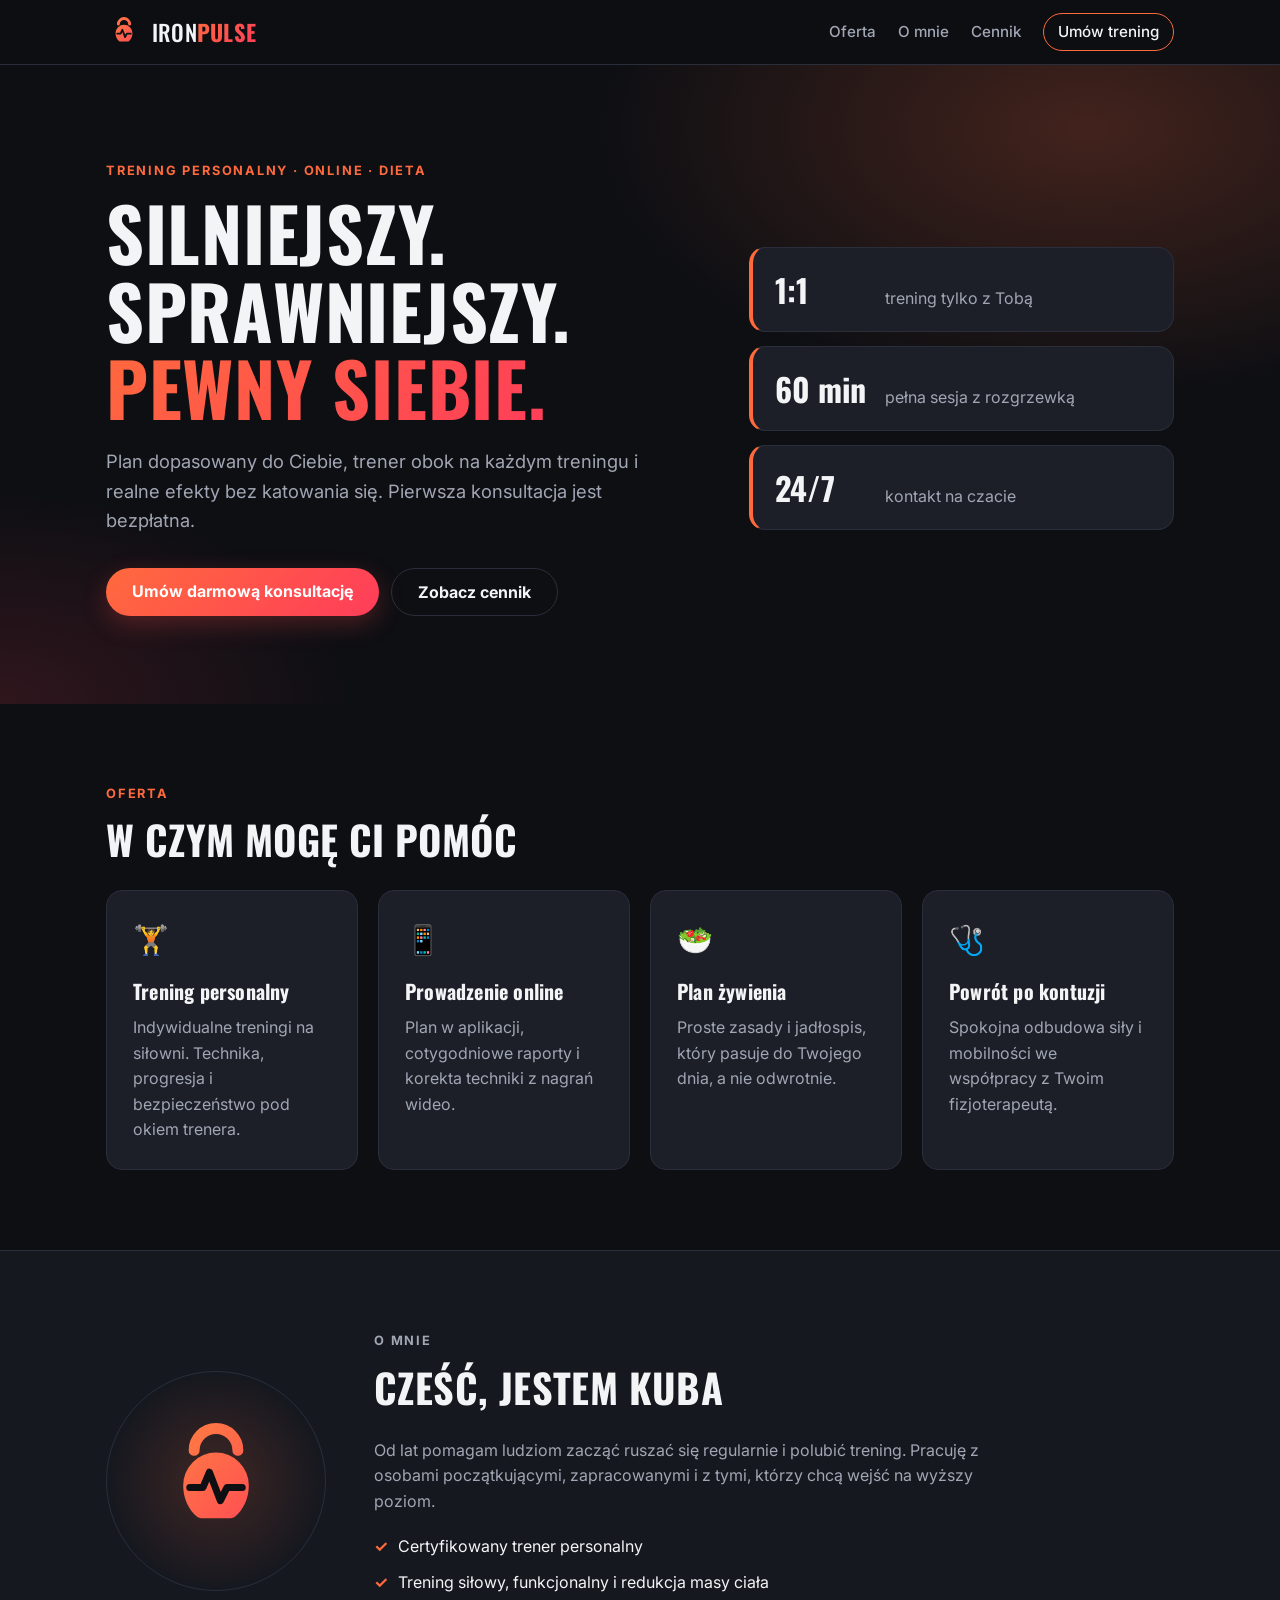
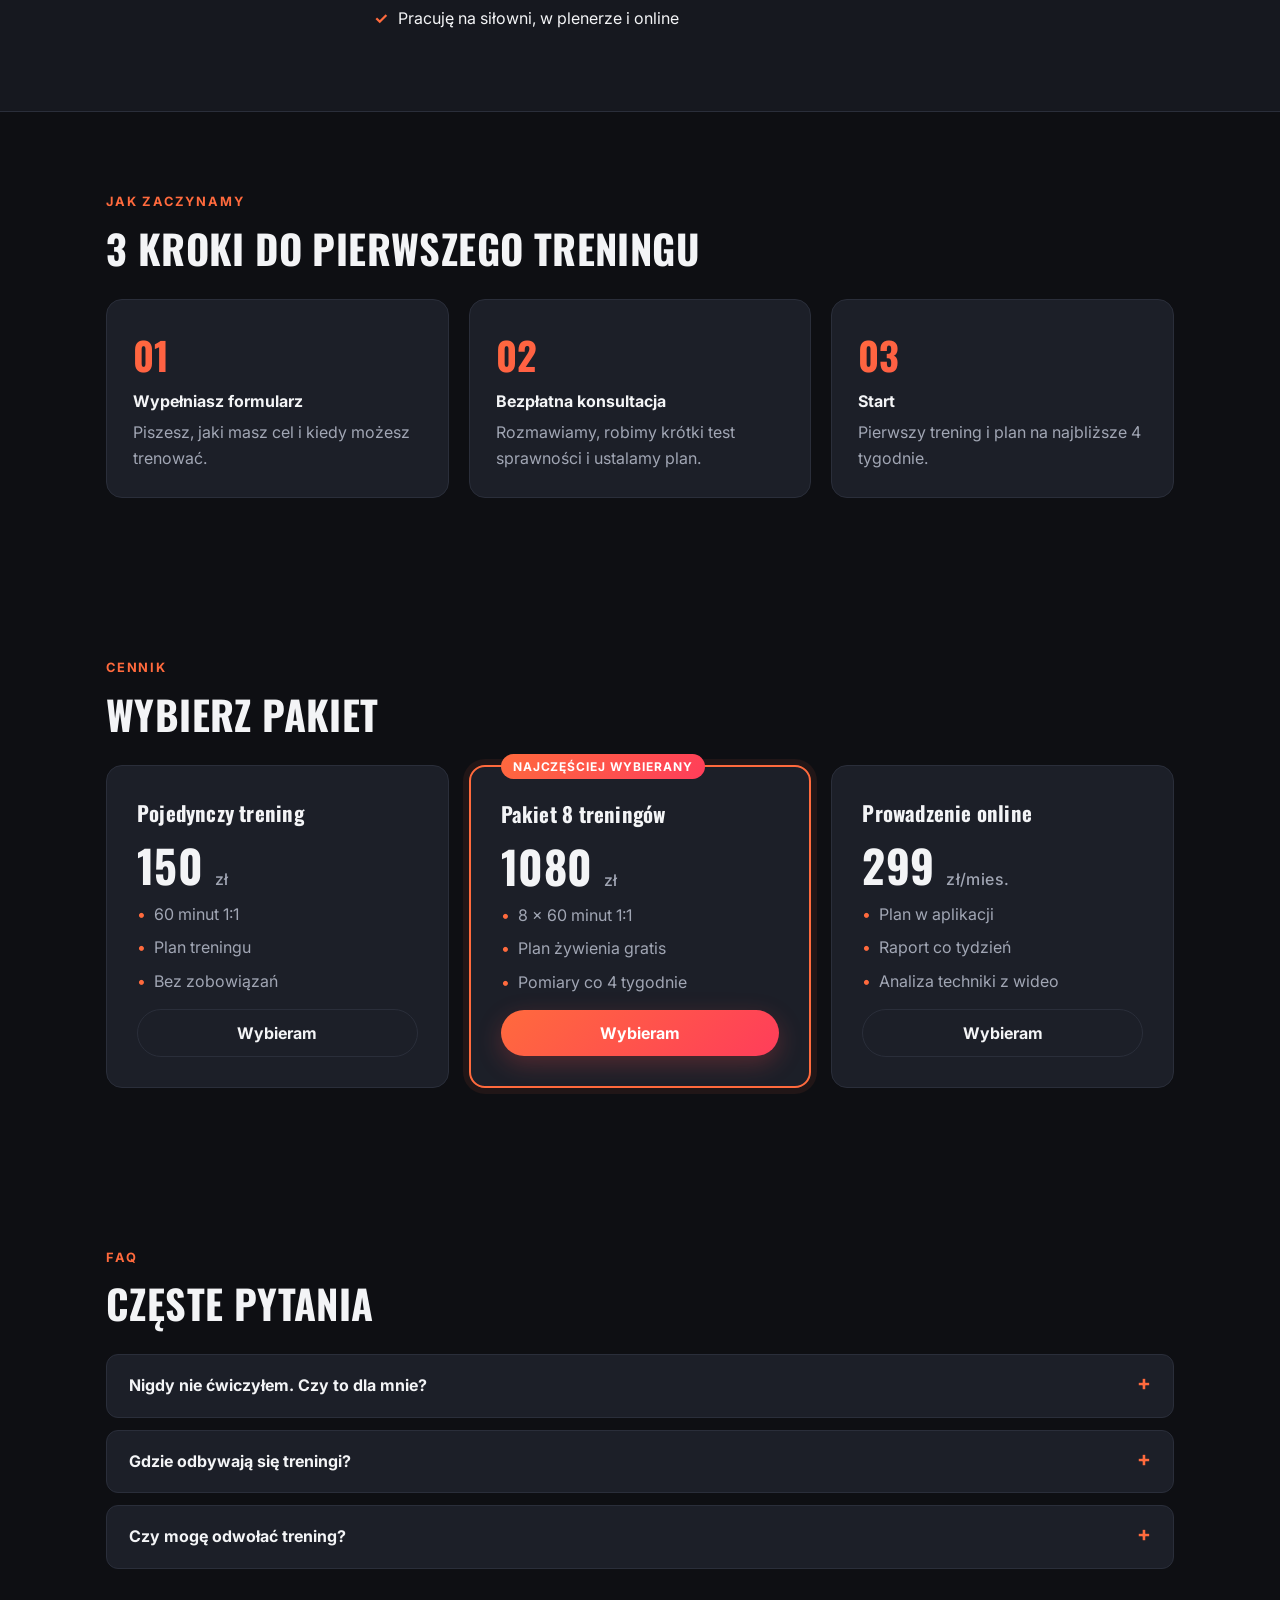
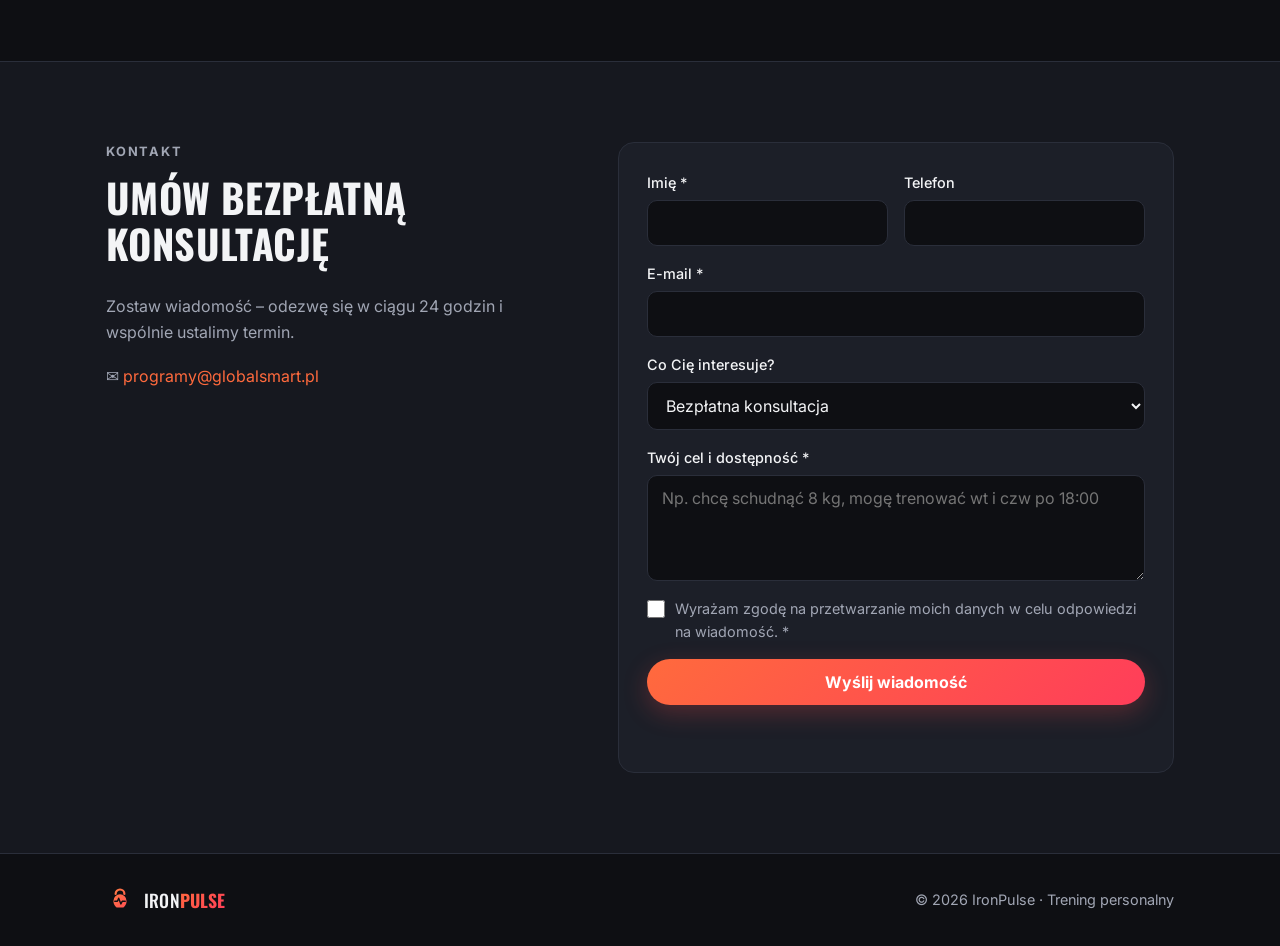
<file: public/index.html>
<!doctype html>
<html lang="pl">
<head>
  <meta charset="utf-8">
  <meta name="viewport" content="width=device-width, initial-scale=1">
  <title>IronPulse – Trening Personalny</title>
  <meta name="description" content="IronPulse – trening personalny, plany treningowe i prowadzenie online. Umów pierwszy trening.">
  <link rel="icon" href="logo.svg" type="image/svg+xml">
  <link rel="preconnect" href="https://fonts.googleapis.com">
  <link rel="preconnect" href="https://fonts.gstatic.com" crossorigin>
  <link href="https://fonts.googleapis.com/css2?family=Inter:wght@400;500;700&family=Oswald:wght@500;700&display=swap" rel="stylesheet">
  <link rel="stylesheet" href="style.css">
</head>
<body>
  <header class="top">
    <div class="wrap nav">
      <a class="logo" href="#start" aria-label="IronPulse – strona główna">
        <img src="logo.svg" alt="" width="36" height="36">
        <span>Iron<b>Pulse</b></span>
      </a>
      <nav>
        <a href="#oferta">Oferta</a>
        <a href="#o-mnie">O mnie</a>
        <a href="#cennik">Cennik</a>
        <a href="#kontakt" class="nav-cta">Umów trening</a>
      </nav>
    </div>
  </header>

  <main id="start">
    <section class="hero">
      <div class="wrap hero-grid">
        <div>
          <p class="eyebrow">Trening personalny · Online · Dieta</p>
          <h1>Silniejszy.<br>Sprawniejszy.<br><em>Pewny siebie.</em></h1>
          <p class="lead">Plan dopasowany do Ciebie, trener obok na każdym treningu i realne efekty bez katowania się. Pierwsza konsultacja jest bezpłatna.</p>
          <div class="hero-actions">
            <a class="btn" href="#kontakt">Umów darmową konsultację</a>
            <a class="btn btn-ghost" href="#cennik">Zobacz cennik</a>
          </div>
        </div>
        <ul class="hero-facts">
          <li><strong>1:1</strong><span>trening tylko z Tobą</span></li>
          <li><strong>60 min</strong><span>pełna sesja z rozgrzewką</span></li>
          <li><strong>24/7</strong><span>kontakt na czacie</span></li>
        </ul>
      </div>
    </section>

    <section id="oferta" class="wrap section">
      <p class="eyebrow">Oferta</p>
      <h2>W czym mogę Ci pomóc</h2>
      <div class="cards">
        <article class="card">
          <div class="icon">🏋️</div>
          <h3>Trening personalny</h3>
          <p>Indywidualne treningi na siłowni. Technika, progresja i bezpieczeństwo pod okiem trenera.</p>
        </article>
        <article class="card">
          <div class="icon">📱</div>
          <h3>Prowadzenie online</h3>
          <p>Plan w aplikacji, cotygodniowe raporty i korekta techniki z nagrań wideo.</p>
        </article>
        <article class="card">
          <div class="icon">🥗</div>
          <h3>Plan żywienia</h3>
          <p>Proste zasady i jadłospis, który pasuje do Twojego dnia, a nie odwrotnie.</p>
        </article>
        <article class="card">
          <div class="icon">🩺</div>
          <h3>Powrót po kontuzji</h3>
          <p>Spokojna odbudowa siły i mobilności we współpracy z Twoim fizjoterapeutą.</p>
        </article>
      </div>
    </section>

    <section id="o-mnie" class="section band">
      <div class="wrap about">
        <div class="about-badge" aria-hidden="true">
          <img src="logo.svg" alt="" width="140" height="140">
        </div>
        <div>
          <p class="eyebrow">O mnie</p>
          <h2>Cześć, jestem Kuba</h2>
          <p>Od lat pomagam ludziom zacząć ruszać się regularnie i polubić trening. Pracuję z osobami początkującymi, zapracowanymi i z tymi, którzy chcą wejść na wyższy poziom.</p>
          <ul class="checks">
            <li>Certyfikowany trener personalny</li>
            <li>Trening siłowy, funkcjonalny i redukcja masy ciała</li>
            <li>Pracuję na siłowni, w plenerze i online</li>
          </ul>
        </div>
      </div>
    </section>

    <section id="jak-zaczac" class="wrap section">
      <p class="eyebrow">Jak zaczynamy</p>
      <h2>3 kroki do pierwszego treningu</h2>
      <ol class="steps">
        <li><strong>Wypełniasz formularz</strong><span>Piszesz, jaki masz cel i kiedy możesz trenować.</span></li>
        <li><strong>Bezpłatna konsultacja</strong><span>Rozmawiamy, robimy krótki test sprawności i ustalamy plan.</span></li>
        <li><strong>Start</strong><span>Pierwszy trening i plan na najbliższe 4 tygodnie.</span></li>
      </ol>
    </section>

    <section id="cennik" class="wrap section">
      <p class="eyebrow">Cennik</p>
      <h2>Wybierz pakiet</h2>
      <div class="prices">
        <article class="price">
          <h3>Pojedynczy trening</h3>
          <p class="amount">150 <small>zł</small></p>
          <ul>
            <li>60 minut 1:1</li>
            <li>Plan treningu</li>
            <li>Bez zobowiązań</li>
          </ul>
          <a class="btn btn-ghost" href="#kontakt" data-pakiet="Pojedynczy trening">Wybieram</a>
        </article>
        <article class="price featured">
          <p class="tag">Najczęściej wybierany</p>
          <h3>Pakiet 8 treningów</h3>
          <p class="amount">1080 <small>zł</small></p>
          <ul>
            <li>8 × 60 minut 1:1</li>
            <li>Plan żywienia gratis</li>
            <li>Pomiary co 4 tygodnie</li>
          </ul>
          <a class="btn" href="#kontakt" data-pakiet="Pakiet 8 treningów">Wybieram</a>
        </article>
        <article class="price">
          <h3>Prowadzenie online</h3>
          <p class="amount">299 <small>zł/mies.</small></p>
          <ul>
            <li>Plan w aplikacji</li>
            <li>Raport co tydzień</li>
            <li>Analiza techniki z wideo</li>
          </ul>
          <a class="btn btn-ghost" href="#kontakt" data-pakiet="Prowadzenie online">Wybieram</a>
        </article>
      </div>
    </section>

    <section id="faq" class="wrap section">
      <p class="eyebrow">FAQ</p>
      <h2>Częste pytania</h2>
      <details>
        <summary>Nigdy nie ćwiczyłem. Czy to dla mnie?</summary>
        <p>Tak. Większość moich podopiecznych zaczynała od zera. Tempo dobieramy do Ciebie.</p>
      </details>
      <details>
        <summary>Gdzie odbywają się treningi?</summary>
        <p>Na siłowni partnerskiej, w plenerze albo online – wybierasz to, co Ci pasuje.</p>
      </details>
      <details>
        <summary>Czy mogę odwołać trening?</summary>
        <p>Tak, bez kosztów do 24 godzin przed terminem.</p>
      </details>
    </section>

    <section id="kontakt" class="section band">
      <div class="wrap contact">
        <div>
          <p class="eyebrow">Kontakt</p>
          <h2>Umów bezpłatną konsultację</h2>
          <p>Zostaw wiadomość – odezwę się w ciągu 24 godzin i wspólnie ustalimy termin.</p>
          <p class="contact-alt">✉️ <a href="mailto:programy@globalsmart.pl">programy@globalsmart.pl</a></p>
        </div>

        <form id="form" class="form" novalidate>
          <div class="row">
            <label>Imię *
              <input name="imie" required maxlength="80" autocomplete="given-name">
            </label>
            <label>Telefon
              <input name="telefon" type="tel" maxlength="30" autocomplete="tel">
            </label>
          </div>
          <label>E-mail *
            <input name="email" type="email" required maxlength="120" autocomplete="email">
          </label>
          <label>Co Cię interesuje?
            <select name="pakiet">
              <option>Bezpłatna konsultacja</option>
              <option>Pojedynczy trening</option>
              <option>Pakiet 8 treningów</option>
              <option>Prowadzenie online</option>
              <option>Plan żywienia</option>
            </select>
          </label>
          <label>Twój cel i dostępność *
            <textarea name="wiadomosc" required maxlength="2000" rows="4" placeholder="Np. chcę schudnąć 8 kg, mogę trenować wt i czw po 18:00"></textarea>
          </label>
          <label class="hp" aria-hidden="true">Strona www
            <input name="website" tabindex="-1" autocomplete="off">
          </label>
          <label class="consent">
            <input type="checkbox" name="zgoda" required>
            <span>Wyrażam zgodę na przetwarzanie moich danych w celu odpowiedzi na wiadomość. *</span>
          </label>
          <button class="btn" type="submit">Wyślij wiadomość</button>
          <p id="status" class="status" role="status" aria-live="polite"></p>
        </form>
      </div>
    </section>
  </main>

  <footer class="wrap foot">
    <a class="logo" href="#start"><img src="logo.svg" alt="" width="28" height="28"><span>Iron<b>Pulse</b></span></a>
    <p>© <span id="rok">2026</span> IronPulse · Trening personalny</p>
  </footer>

  <script src="app.js"></script>
</body>
</html>
</file>
<file: public/style.css>
:root {
  --bg: #0e0f13;
  --bg-2: #16181f;
  --card: #1c1f28;
  --line: #2a2e3a;
  --text: #f3f4f6;
  --muted: #a1a6b4;
  --accent: #ff6a3d;
  --accent-2: #ff3d5a;
  --ok: #4ade80;
  --err: #f87171;
  --radius: 16px;
  --grad: linear-gradient(135deg, var(--accent), var(--accent-2));
}

* { box-sizing: border-box; margin: 0; padding: 0; }
html { scroll-behavior: smooth; scroll-padding-top: 72px; }

body {
  font-family: "Inter", system-ui, -apple-system, "Segoe UI", Roboto, sans-serif;
  background: var(--bg);
  color: var(--text);
  line-height: 1.6;
}

a { color: var(--accent); text-decoration: none; }
h1, h2, h3, .logo, .amount { font-family: "Oswald", "Inter", sans-serif; letter-spacing: 0.01em; }

.wrap { max-width: 1100px; margin: 0 auto; padding: 0 16px; }

/* Header */
.top {
  position: sticky; top: 0; z-index: 10;
  background: rgba(14, 15, 19, 0.85);
  backdrop-filter: blur(10px);
  border-bottom: 1px solid var(--line);
}
.nav { display: flex; align-items: center; justify-content: space-between; height: 64px; gap: 12px; }
.logo { display: inline-flex; align-items: center; gap: 10px; color: var(--text); font-size: 1.4rem; font-weight: 500; text-transform: uppercase; }
.logo b { font-weight: 700; background: var(--grad); -webkit-background-clip: text; background-clip: text; color: transparent; }
nav { display: flex; align-items: center; gap: 22px; }
nav a { color: var(--muted); font-size: 0.95rem; font-weight: 500; }
nav a:hover { color: var(--text); }
nav .nav-cta { color: var(--text); border: 1px solid var(--accent); padding: 6px 14px; border-radius: 999px; }
nav .nav-cta:hover { background: var(--accent); }

/* Buttons */
.btn {
  display: inline-block; border: 0; cursor: pointer;
  padding: 13px 26px; border-radius: 999px;
  background: var(--grad); color: #fff;
  font: 700 1rem "Inter", sans-serif;
  box-shadow: 0 8px 24px rgba(255, 74, 74, 0.25);
  transition: transform 0.15s, box-shadow 0.15s, opacity 0.15s;
}
.btn:hover { transform: translateY(-2px); box-shadow: 0 12px 28px rgba(255, 74, 74, 0.35); }
.btn:disabled { opacity: 0.6; cursor: wait; transform: none; }
.btn-ghost { background: transparent; border: 1px solid var(--line); box-shadow: none; color: var(--text); }
.btn-ghost:hover { border-color: var(--accent); box-shadow: none; }

/* Hero */
.hero {
  padding: 96px 0 88px;
  background:
    radial-gradient(700px 380px at 85% 10%, rgba(255, 106, 61, 0.22), transparent 70%),
    radial-gradient(500px 300px at 0% 100%, rgba(255, 61, 90, 0.14), transparent 70%);
}
.hero-grid { display: grid; grid-template-columns: 1.4fr 1fr; gap: 48px; align-items: center; }
.eyebrow { color: var(--accent); font-weight: 700; text-transform: uppercase; letter-spacing: 0.14em; font-size: 0.8rem; margin-bottom: 12px; }
h1 { font-size: clamp(2.6rem, 7vw, 4.6rem); line-height: 1.05; text-transform: uppercase; margin-bottom: 22px; }
h1 em { font-style: normal; background: var(--grad); -webkit-background-clip: text; background-clip: text; color: transparent; }
.lead { color: var(--muted); font-size: 1.15rem; max-width: 560px; margin-bottom: 32px; }
.hero-actions { display: flex; flex-wrap: wrap; gap: 12px; }
.hero-facts { list-style: none; display: grid; gap: 14px; }
.hero-facts li {
  display: flex; align-items: baseline; gap: 14px;
  background: var(--card); border: 1px solid var(--line); border-left: 4px solid var(--accent);
  border-radius: var(--radius); padding: 18px 22px;
}
.hero-facts strong { font: 700 2rem "Oswald", sans-serif; min-width: 96px; }
.hero-facts span { color: var(--muted); }

/* Sections */
.section { padding: 80px 16px; }
.band { background: var(--bg-2); border-block: 1px solid var(--line); padding-inline: 0; }
h2 { font-size: clamp(1.8rem, 4vw, 2.5rem); text-transform: uppercase; margin-bottom: 28px; line-height: 1.15; }

.cards { display: grid; grid-template-columns: repeat(auto-fit, minmax(230px, 1fr)); gap: 20px; }
.card {
  background: var(--card); border: 1px solid var(--line); border-radius: var(--radius);
  padding: 26px; transition: transform 0.2s, border-color 0.2s;
}
.card:hover { transform: translateY(-4px); border-color: var(--accent); }
.icon { font-size: 1.8rem; margin-bottom: 12px; }
.card h3 { font-size: 1.25rem; margin-bottom: 8px; }
.card p { color: var(--muted); }

/* About */
.about { display: grid; grid-template-columns: 220px 1fr; gap: 48px; align-items: center; }
.about-badge {
  aspect-ratio: 1; border-radius: 50%; display: grid; place-items: center;
  background: radial-gradient(circle, rgba(255, 106, 61, 0.18), transparent 70%);
  border: 1px solid var(--line);
}
.about p { color: var(--muted); max-width: 620px; }
.checks { list-style: none; margin-top: 20px; display: grid; gap: 10px; }
.checks li::before { content: "✓"; color: var(--accent); font-weight: 700; margin-right: 10px; }

/* Steps */
.steps { list-style: none; counter-reset: s; display: grid; grid-template-columns: repeat(auto-fit, minmax(240px, 1fr)); gap: 20px; }
.steps li {
  counter-increment: s; background: var(--card); border: 1px solid var(--line);
  border-radius: var(--radius); padding: 26px; display: grid; gap: 6px;
}
.steps li::before {
  content: "0" counter(s); font: 700 2.4rem "Oswald", sans-serif;
  background: var(--grad); -webkit-background-clip: text; background-clip: text; color: transparent;
}
.steps span { color: var(--muted); }

/* Pricing */
.prices { display: grid; grid-template-columns: repeat(auto-fit, minmax(260px, 1fr)); gap: 20px; align-items: stretch; }
.price {
  position: relative; display: flex; flex-direction: column; gap: 14px;
  background: var(--card); border: 1px solid var(--line); border-radius: var(--radius); padding: 30px;
}
.price.featured { border: 2px solid var(--accent); box-shadow: 0 0 0 6px rgba(255, 106, 61, 0.08); }
.tag {
  position: absolute; top: -13px; left: 30px;
  background: var(--grad); color: #fff; font-size: 0.75rem; font-weight: 700;
  padding: 3px 12px; border-radius: 999px; text-transform: uppercase; letter-spacing: 0.08em;
}
.price h3 { font-size: 1.3rem; }
.amount { font-size: 2.8rem; font-weight: 700; line-height: 1; }
.amount small { font-size: 1rem; color: var(--muted); font-family: "Inter", sans-serif; font-weight: 500; }
.price ul { list-style: none; display: grid; gap: 8px; color: var(--muted); flex: 1; }
.price li::before { content: "•"; color: var(--accent); margin-right: 8px; }
.price .btn { text-align: center; }

/* FAQ */
details { background: var(--card); border: 1px solid var(--line); border-radius: 12px; padding: 18px 22px; margin-bottom: 12px; }
summary { cursor: pointer; font-weight: 700; list-style: none; display: flex; justify-content: space-between; gap: 12px; }
summary::-webkit-details-marker { display: none; }
summary::after { content: "+"; color: var(--accent); font-size: 1.3rem; line-height: 1; }
details[open] summary::after { content: "–"; }
details p { color: var(--muted); margin-top: 10px; }

/* Contact */
.contact { display: grid; grid-template-columns: 1fr 1.2fr; gap: 48px; align-items: start; }
.contact > div p { color: var(--muted); }
.contact-alt { margin-top: 18px; }
.form {
  display: grid; gap: 16px; background: var(--card);
  border: 1px solid var(--line); border-radius: var(--radius); padding: 28px;
}
.row { display: grid; grid-template-columns: 1fr 1fr; gap: 16px; }
.form label { display: grid; gap: 6px; font-size: 0.9rem; font-weight: 500; }
.form input, .form select, .form textarea {
  width: 100%; padding: 12px 14px; border-radius: 10px;
  background: var(--bg); border: 1px solid var(--line); color: var(--text);
  font: 1rem "Inter", sans-serif; resize: vertical;
}
.form input:focus, .form select:focus, .form textarea:focus { outline: none; border-color: var(--accent); box-shadow: 0 0 0 3px rgba(255, 106, 61, 0.2); }
.form .invalid { border-color: var(--err); }
.form .consent { display: flex; gap: 10px; align-items: flex-start; font-weight: 400; color: var(--muted); }
.form .consent input { width: 18px; height: 18px; margin-top: 3px; accent-color: var(--accent); flex: none; }
.hp { position: absolute; left: -9999px; width: 1px; height: 1px; overflow: hidden; }
.status { min-height: 1.4em; font-weight: 500; }
.status.ok { color: var(--ok); }
.status.err { color: var(--err); }

/* Footer */
.foot { display: flex; justify-content: space-between; align-items: center; flex-wrap: wrap; gap: 12px; padding: 32px 16px; color: var(--muted); font-size: 0.9rem; }
.foot .logo { font-size: 1.1rem; }

@media (max-width: 860px) {
  .hero-grid, .about, .contact { grid-template-columns: 1fr; }
  .about-badge { width: 160px; }
  nav a:not(.nav-cta) { display: none; }
}
@media (max-width: 520px) {
  .row { grid-template-columns: 1fr; }
  .hero { padding: 64px 0; }
  .section { padding: 56px 16px; }
  .band { padding-inline: 0; }
  .logo { font-size: 1.15rem; }
}
</file>
